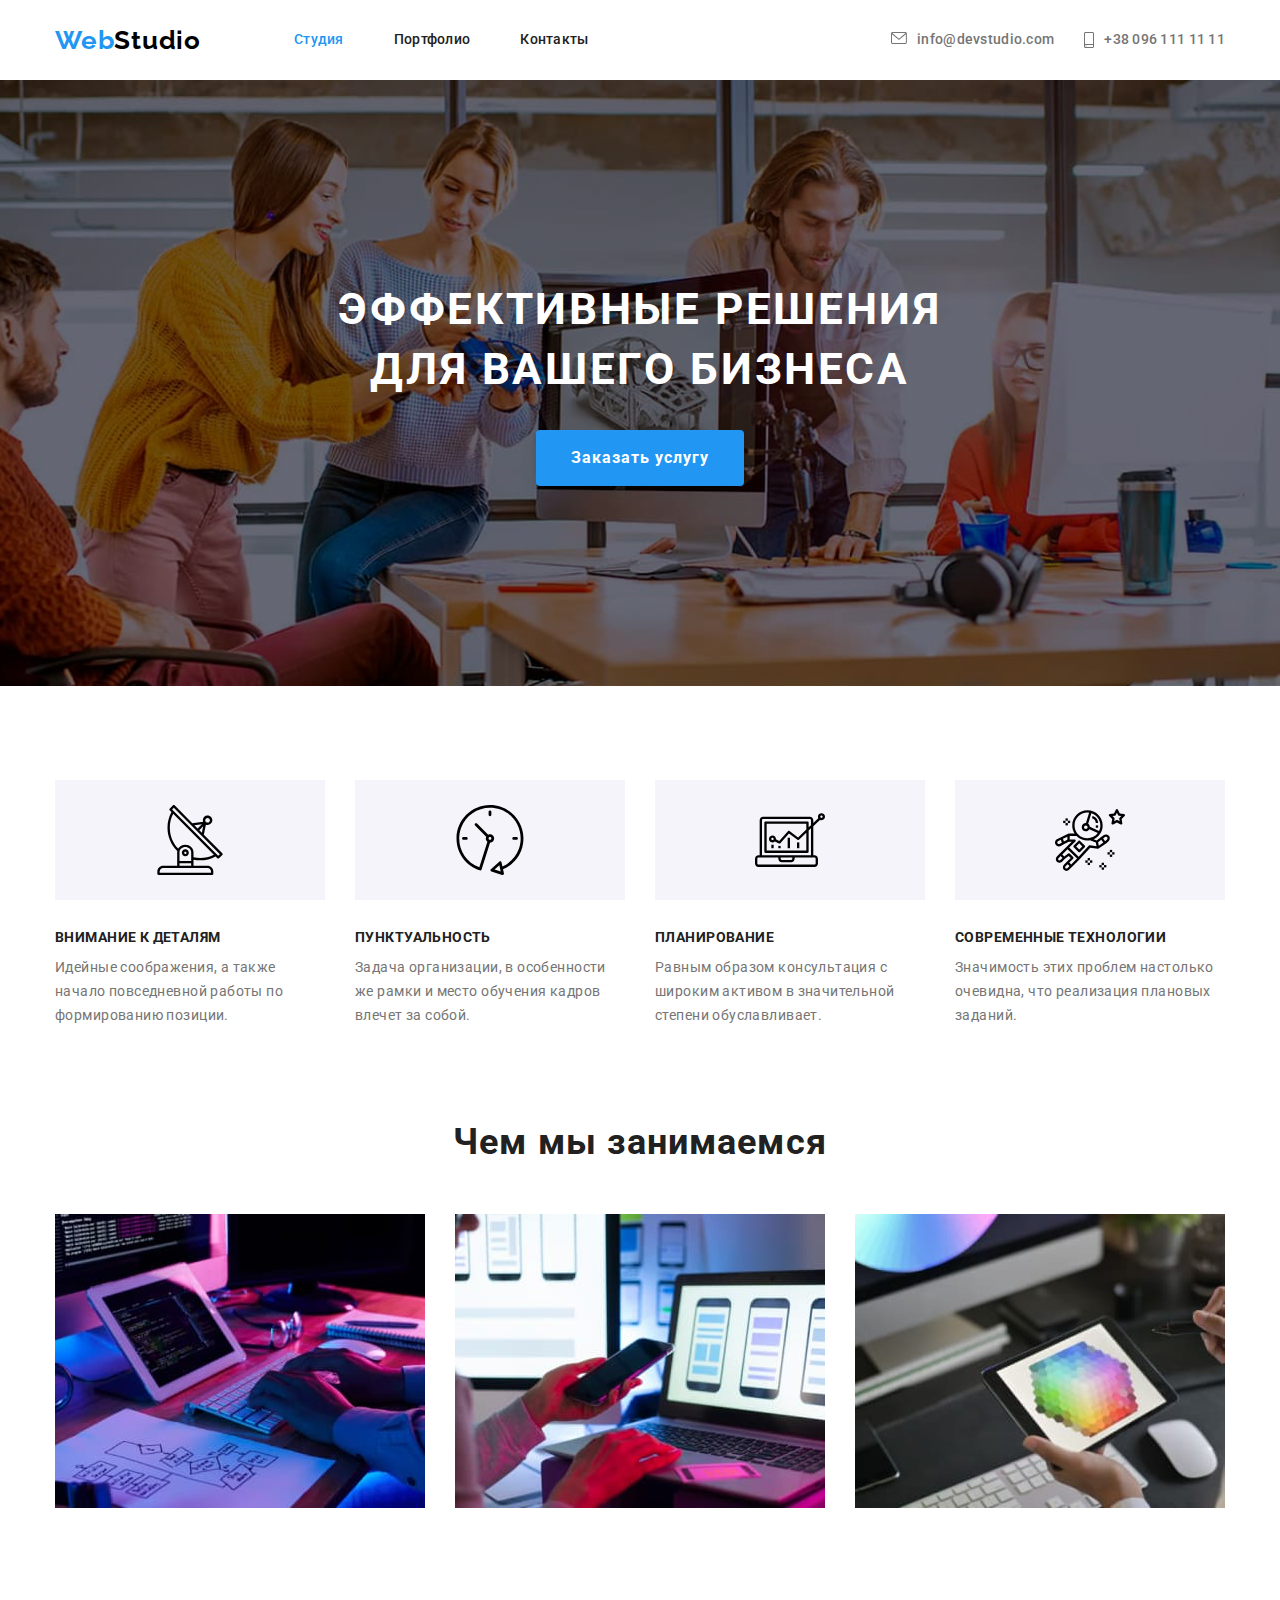
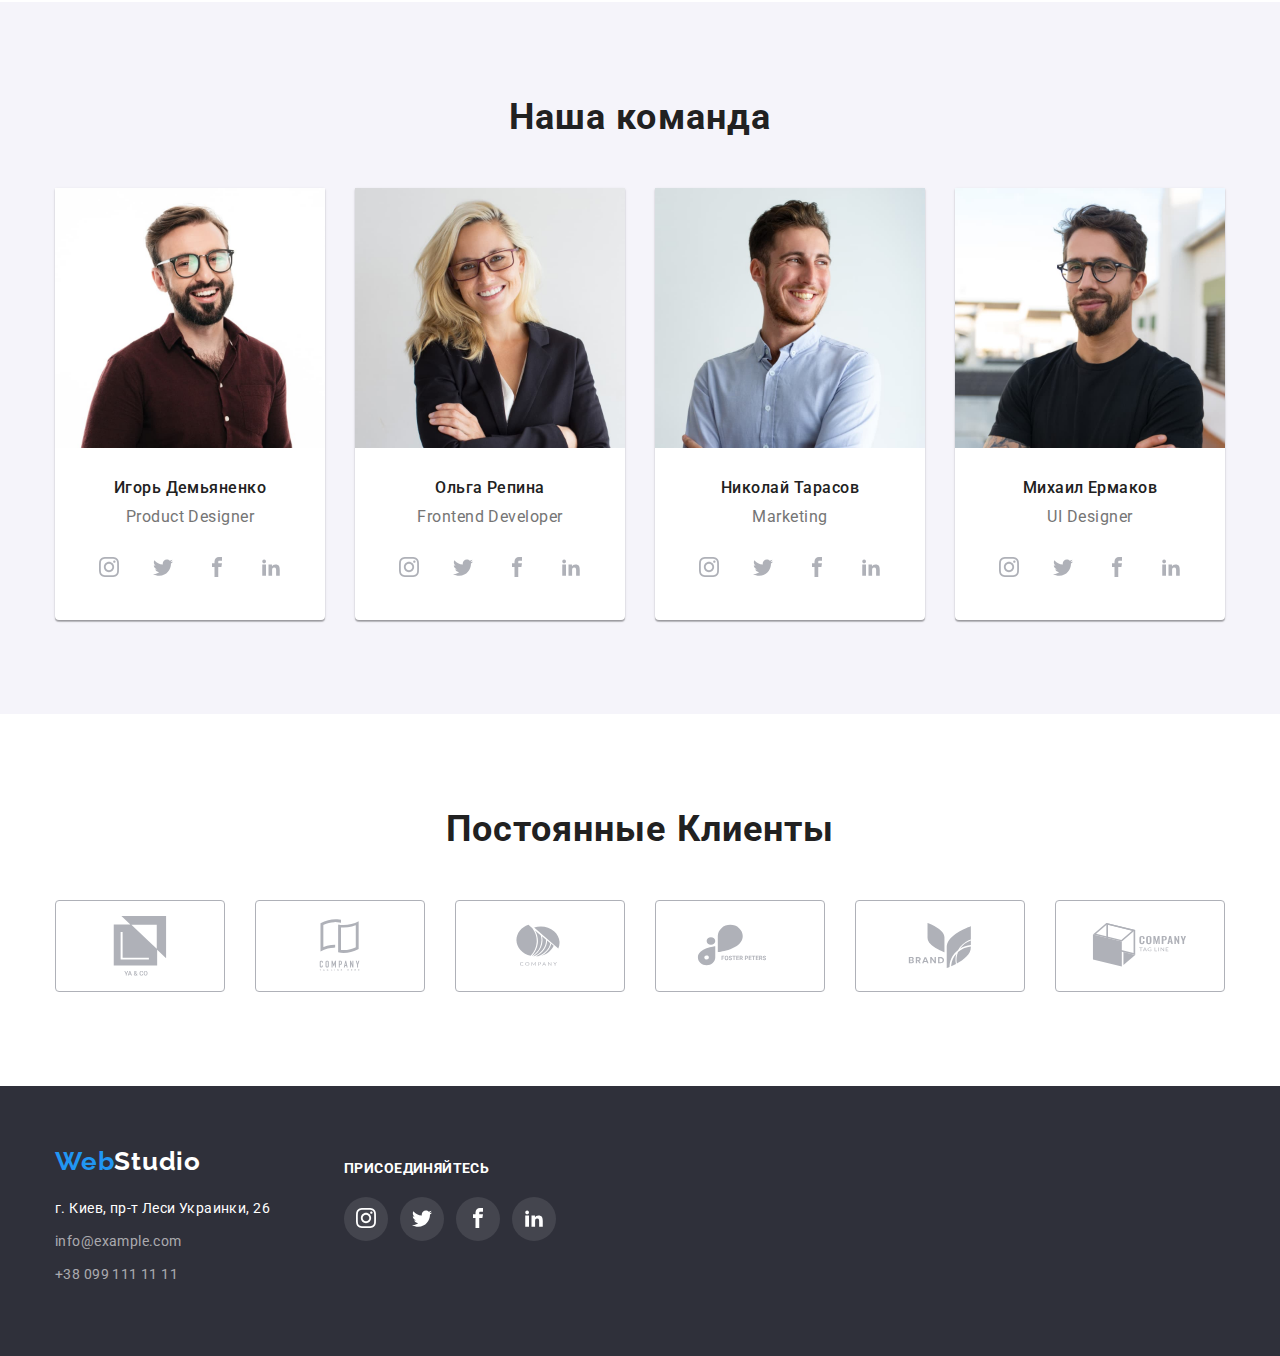
<file: index.html>
<!DOCTYPE html>
<html lang="ru">
<head>
    <meta charset="UTF-8">
    <meta http-equiv="X-UA-Compatible" content="IE=edge">
    <meta name="viewport" content="width=device-width, initial-scale=1.0">
    <title>Студия</title>
<link rel="preconnect" href="https://fonts.googleapis.com">
<link rel="preconnect" href="https://fonts.gstatic.com" crossorigin>
<link href="https://fonts.googleapis.com/css2?family=Raleway:wght@700&family=Roboto:wght@400;500;700;900&display=swap"
    rel="stylesheet">
<link rel="stylesheet" href="https://cdnjs.cloudflare.com/ajax/libs/modern-normalize/1.1.0/modern-normalize.min.css">
    <link rel="stylesheet" href="css/styles.css">
</head>
<body>
    <header>
        <!--верхняя строка-->
        <div class="container main-nav">
            <a href=""class="logo link"><span class="logo-one">Web</span><span class="logo-two">Studio</span></a>
       <nav>
           <ul class="site-nav list">
            <li class="item">
                <a class="link-pr current" href ="index.html">Студия</a>
            </li>
            <li class="item">
                <a class="link-pr" href="portfolio.html">Портфолио</a>
            </li>
            <li class="item">
                <a class="link-pr" href=""> Контакты</a>
            </li>
        </ul>
       </nav>
            <div class="contact-line">
                <a class="contact item link " href="mailto:info@devstudio.com">
                    <svg class="icon-email" >
                        <use class="" href="./images/sprite.svg#icon-envelope" width="16" height="12"></use>
                    </svg>info@devstudio.com
                </a>
                <a class="contact link " href="tel:+380961111111">
                    <svg class="icon-tel">
                    <use class="" href="./images/sprite.svg#icon-smartphone" width="10" height="16"></use>
                    </svg> +38 096 111 11 11
                </a>
            </div>
    </div>
    </header>
    <main>
        <section class="servis">
            <!--Шапка-->
            <h1 ><span class="servis-text">Эффективные решения</span><span class="servis-text"> для вашего бизнеса</span></h1>
            <button class="servis-button" type="button">Заказать услугу</button>
        </section>
        <section class="feature">
            <!--Особенности-->
            <div class="container">
                <ul class="peculiarities list">
                    <li class="icon-item">
                      <div class="icon-sector">
                        <svg class="icon link">
                            <use href="./images/sprite.svg#icon-antenna-1" width="70" height="70"></use>
                        </svg>
                       </div>

                        <h3 class="peculiarities-titl">Внимание к деталям</h3>
                        <p class="peculiarities-text">Идейные соображения, а также начало повседневной работы по формированию позиции.</p>
                    </li>
                    <li class="icon-item">
                        <div class="icon-sector">
                            <svg class="icon link">
                                <use href="./images/sprite.svg#icon-clock-1" width="70" height="70"></use>
                            </svg>
                        </div>
                        
                        <h3 class="peculiarities-titl">Пунктуальность</h3>
                        <p class="peculiarities-text">Задача организации, в особенности же рамки и место обучения кадров влечет за собой.</p>
                    </li>
                    <li class="icon-item">
                        <div class="icon-sector">
                            <svg class="icon link">
                                <use href="./images/sprite.svg#icon-diagram-1" width="70" height="70"></use>
                            </svg>
                        </div>
                        <h3 class="peculiarities-titl">Планирование</h3>
                        <p class="peculiarities-text">Равным образом консультация с широким активом в значительной степени обуславливает.</p>
                    </li>
                    <li class="icon-item">
                        <div class="icon-sector">
                            <svg class="icon link">
                                <use href="./images/sprite.svg#icon-astronaut-1" width="70" height="70"></use>
                            </svg>
                        </div>
                        <h3 class="peculiarities-titl">Современные технологии</h3>
                        <p class="peculiarities-text">Значимость этих проблем настолько очевидна, что реализация плановых заданий.</p>
                    </li>
                </ul>
            </div>
        </section>
        <section>
                <!--Чем мы занимаемся-->
                <h2 class="headlines container">Чем мы занимаемся</h2>
                <div  class="img-section">
                    <ul class="main-img container list">
                        <li class="item">
                            <img src="images/img1.jpg" alt="програмирование" width="370" height="294" />
                        </li>
                        <li class="item">
                            <img src="images/img2.jpg" alt="мобильное адаптирование" width="370" height="294" />
                        </li>
                        <li class="item">
                            <img src="images/img3.jpg" alt="web-дизайн" width="370" height="294" />
                        </li>
                    </ul>
                </div>
        </section>
        <section class="bacground-section">
            <!--Наша команда-->
                <div class="container">
                    <h2 class="headlines">Наша команда</h2>
                        <ul class="team-main-img list">
                            <li class="item">
                                <img src="images/card1.jpg"alt="Игорь Демьяненко"width="270" height="260">
                                <div class="team-groop">
                                    <h3 class="team-titl">Игорь Демьяненко</h3>
                                    <p class="team-text">Product Designer</p>
                                    <div class="social-list">
                                        <ul class="social-list list">
                                            <li class="social-list-item">
                                                <a class="social-list-link" href="">
                                                    <svg class="social-list-icon">
                                                        <use href="./images/sprite.svg#icon-instagram" width="20" height="20"></use>
                                                    </svg>
                                                </a>
                                            </li>
                                            <li class="social-list-item">
                                                <a class="social-list-link" href="">
                                                    <svg class="social-list-icon">
                                                        <use href="./images/sprite.svg#icon-twitter" width="20" height="20"></use>
                                                    </svg>
                                                </a>
                                            </li>
                                            <li class="social-list-item">
                                                <a class="social-list-link" href="">
                                                    <svg class="social-list-icon">
                                                        <use href="./images/sprite.svg#icon-facebook"width="20" height="20"></use>
                                                    </svg>
                                                </a>
                                            </li>
                                            <li class="social-list-item">
                                                <a class="social-list-link" href="">
                                                    <svg class="social-list-icon">
                                                        <use href="./images/sprite.svg#icon-linkedin" width="20" height="20"></use>
                                                    </svg>
                                                </a>
                                            </li>
                                        </ul>
                                    </div>
                                </div>
                            </li>
                            <li class="item">     
                                <img src="images/card2.jpg"alt="Ольга Репина" width="270" height="260">
                                <div class="team-groop">
                                    <h3 class="team-titl">Ольга Репина</h3>
                                    <p class="team-text">Frontend Developer</p>
                                    <div class="social-list">
                                        <ul class="social-list list">
                                            <li class="social-list-item">
                                                <a class="social-list-link" href="">
                                                    <svg class="social-list-icon">
                                                        <use href="./images/sprite.svg#icon-instagram" width="20" height="20"></use>
                                                    </svg>
                                                </a>
                                            </li>
                                            <li class="social-list-item">
                                                <a class="social-list-link" href="">
                                                    <svg class="social-list-icon">
                                                        <use href="./images/sprite.svg#icon-twitter" width="20" height="20"></use>
                                                    </svg>
                                                </a>
                                            </li>
                                            <li class="social-list-item">
                                                <a class="social-list-link" href="">
                                                    <svg class="social-list-icon">
                                                        <use href="./images/sprite.svg#icon-facebook" width="20" height="20"></use>
                                                    </svg>
                                                </a>
                                            </li>
                                            <li class="social-list-item">
                                                <a class="social-list-link" href="">
                                                    <svg class="social-list-icon">
                                                        <use href="./images/sprite.svg#icon-linkedin" width="20" height="20"></use>
                                                    </svg>
                                                </a>
                                            </li>
                                        </ul>
                                    </div>
                                </div>
                            </li>
                            <li class="item">            
                                <img src="images/card3.jpg" alt="Николай Тарасов" width="270" height="260">
                                <div class="team-groop">
                                    <h3 class="team-titl">Николай Тарасов</h3>
                                    <p class="team-text">Marketing</p>
                                    <div class="social-list">
                                        <ul class="social-list list">
                                            <li class="social-list-item">
                                                <a class="social-list-link" href="">
                                                    <svg class="social-list-icon">
                                                        <use href="./images/sprite.svg#icon-instagram" width="20" height="20"></use>
                                                    </svg>
                                                </a>
                                            </li>
                                            <li class="social-list-item">
                                                <a class="social-list-link" href="">
                                                    <svg class="social-list-icon">
                                                        <use href="./images/sprite.svg#icon-twitter" width="20" height="20"></use>
                                                    </svg>
                                                </a>
                                            </li>
                                            <li class="social-list-item">
                                                <a class="social-list-link" href="">
                                                    <svg class="social-list-icon">
                                                        <use href="./images/sprite.svg#icon-facebook" width="20" height="20"></use>
                                                    </svg>
                                                </a>
                                            </li>
                                            <li class="social-list-item">
                                                <a class="social-list-link" href="">
                                                    <svg class="social-list-icon">
                                                        <use href="./images/sprite.svg#icon-linkedin" width="20" height="20"></use>
                                                    </svg>
                                                </a>
                                            </li>
                                        </ul>
                                    </div>
                                </div>
                            </li>
                            <li class="item">
                                <img src="images/card4.jpg"alt="Михаил Ермаков"width="270" height="260">
                                <div class="team-groop">
                                    <h3 class="team-titl">Михаил Ермаков</h3>
                                    <p class="team-text">UI Designer</p>
                                    <div class="social-list">
                                        <ul class="social-list list">
                                            <li class="social-list-item">
                                                <a class="social-list-link" href="">
                                                    <svg class="social-list-icon">
                                                        <use href="./images/sprite.svg#icon-instagram" width="20" height="20"></use>
                                                    </svg>
                                                </a>
                                            </li>
                                            <li class="social-list-item">
                                                <a class="social-list-link" href="">
                                                    <svg class="social-list-icon">
                                                        <use href="./images/sprite.svg#icon-twitter" width="20" height="20"></use>
                                                    </svg>
                                                </a>
                                            </li>
                                            <li class="social-list-item">
                                                <a class="social-list-link" href="">
                                                    <svg class="social-list-icon">
                                                        <use href="./images/sprite.svg#icon-facebook" width="20" height="20"></use>
                                                    </svg>
                                                </a>
                                            </li>
                                            <li class="social-list-item">
                                                <a class="social-list-link" href="">
                                                    <svg class="social-list-icon">
                                                        <use href="./images/sprite.svg#icon-linkedin" width="20" height="20"></use>
                                                    </svg>
                                                </a>
                                            </li>
                                        </ul>
                                    </div>
                                </div>
                            </li>
                            </ul>
                </div>
        </section>
        <section>
            <!-- Clients -->
        <div class="container">
            <h2 class="headlines ">Постоянные Клиенты</h2>
                <ul class="company list">
                    
                    <li class="company-item">
                        <div class="company-sector">
                        <a class="company-list-link" href="">
                            <svg class="company-icon">
                                <use href="./images/sprite.svg#icon-company-1" width="106" height="60">
                    
                                </use>
                            </svg>
                        </a>
                        </div>
                    </li>
                    
                    <li class="company-item">
                        <a class="company-list-link" href="">
                            <svg class="company-icon">
                                <use href="./images/sprite.svg#icon-company-2" width="106" height="60">
                    
                                </use>
                            </svg>
                        </a>
                    </li>
                    <li class="company-item">
                        <a class="company-list-link" href="">
                            <svg class="company-icon">
                                <use  href="./images/sprite.svg#icon-company-3" width="106" height="60">
                    
                                </use>
                            </svg>
                        </a>
                    </li>
                    <li class="company-item">
                        <a class="company-list-link" href="">
                            <svg class="company-icon">
                                <use  href="./images/sprite.svg#icon-company-4" width="106" height="60">
                    
                                </use>
                            </svg>
                        </a>
                    </li>
                    <li class="company-item">
                        <a class="company-list-link" href="">
                            <svg class="company-icon">
                                <use href="./images/sprite.svg#icon-company-5" width="106" height="60">
                    
                                </use>
                            </svg>
                        </a>
                    </li>
                    <li class="company-item">
                        <a class="company-list-link" href="">
                            <svg class="company-icon">
                                <use href="./images/sprite.svg#icon-company-6" width="106" height="60">

                                </use>
                            </svg>
                        </a>
                    </li>
                </ul>
            </div>
        </section>
    </main>
    <footer >
        <div class="footer container">
            <div class="footer-item">
                    <!--Подвал-->
                <a href="" class="logo link"><span class="logo-one">Web</span><span class="logo-two-footer">Studio</span></a>
                <address>
                    <p class="addres">г. Киев, пр-т Леси Украинки, 26</p>
                    <a class="address-contact link" href="mailto:info@example.com">info@example.com</a>
                    <a class="address-contact link" href="tel:+380991111111">+38 099 111 11 11</a>
                 </address>
            </div>
    
            <div class="footer-item ">
                <h2 class="footer-title">Присоединяйтесь</h3>
                <ul class="footer-social list">
                    <li class="footer-social-list-item">
                        <a class="footer-social-list-link" href="">
                            <svg class="footer-social-list-icon">
                                <use href="./images/sprite.svg#icon-instagram" width="20" height="20">

                                </use>
                            </svg>
                        </a>
                    </li>
                    <li class="footer-social-list-item">
                        <a class="footer-social-list-link"href="">
                            <svg class="footer-social-list-icon">
                                <use href="./images/sprite.svg#icon-twitter" width="20" height="20">
                    
                                </use>
                            </svg>
                        </a>
                    </li>
                    <li class="footer-social-list-item">
                        <a class="footer-social-list-link" href="">
                            <svg class="footer-social-list-icon">
                                <use href="./images/sprite.svg#icon-facebook" width="20" height="20">
                    
                                </use>
                            </svg>
                        </a>
                    </li>
                    <li class="footer-social-list-item">
                        <a class="footer-social-list-link" href="">
                            <svg class="footer-social-list-icon">
                                <use class="" href="./images/sprite.svg#icon-linkedin" width="20" height="20">
                    
                                </use>
                            </svg>
                        </a>
                    </li>
                </ul>
            </div>
    </div>
    </footer>
</body>
</html>
</file>
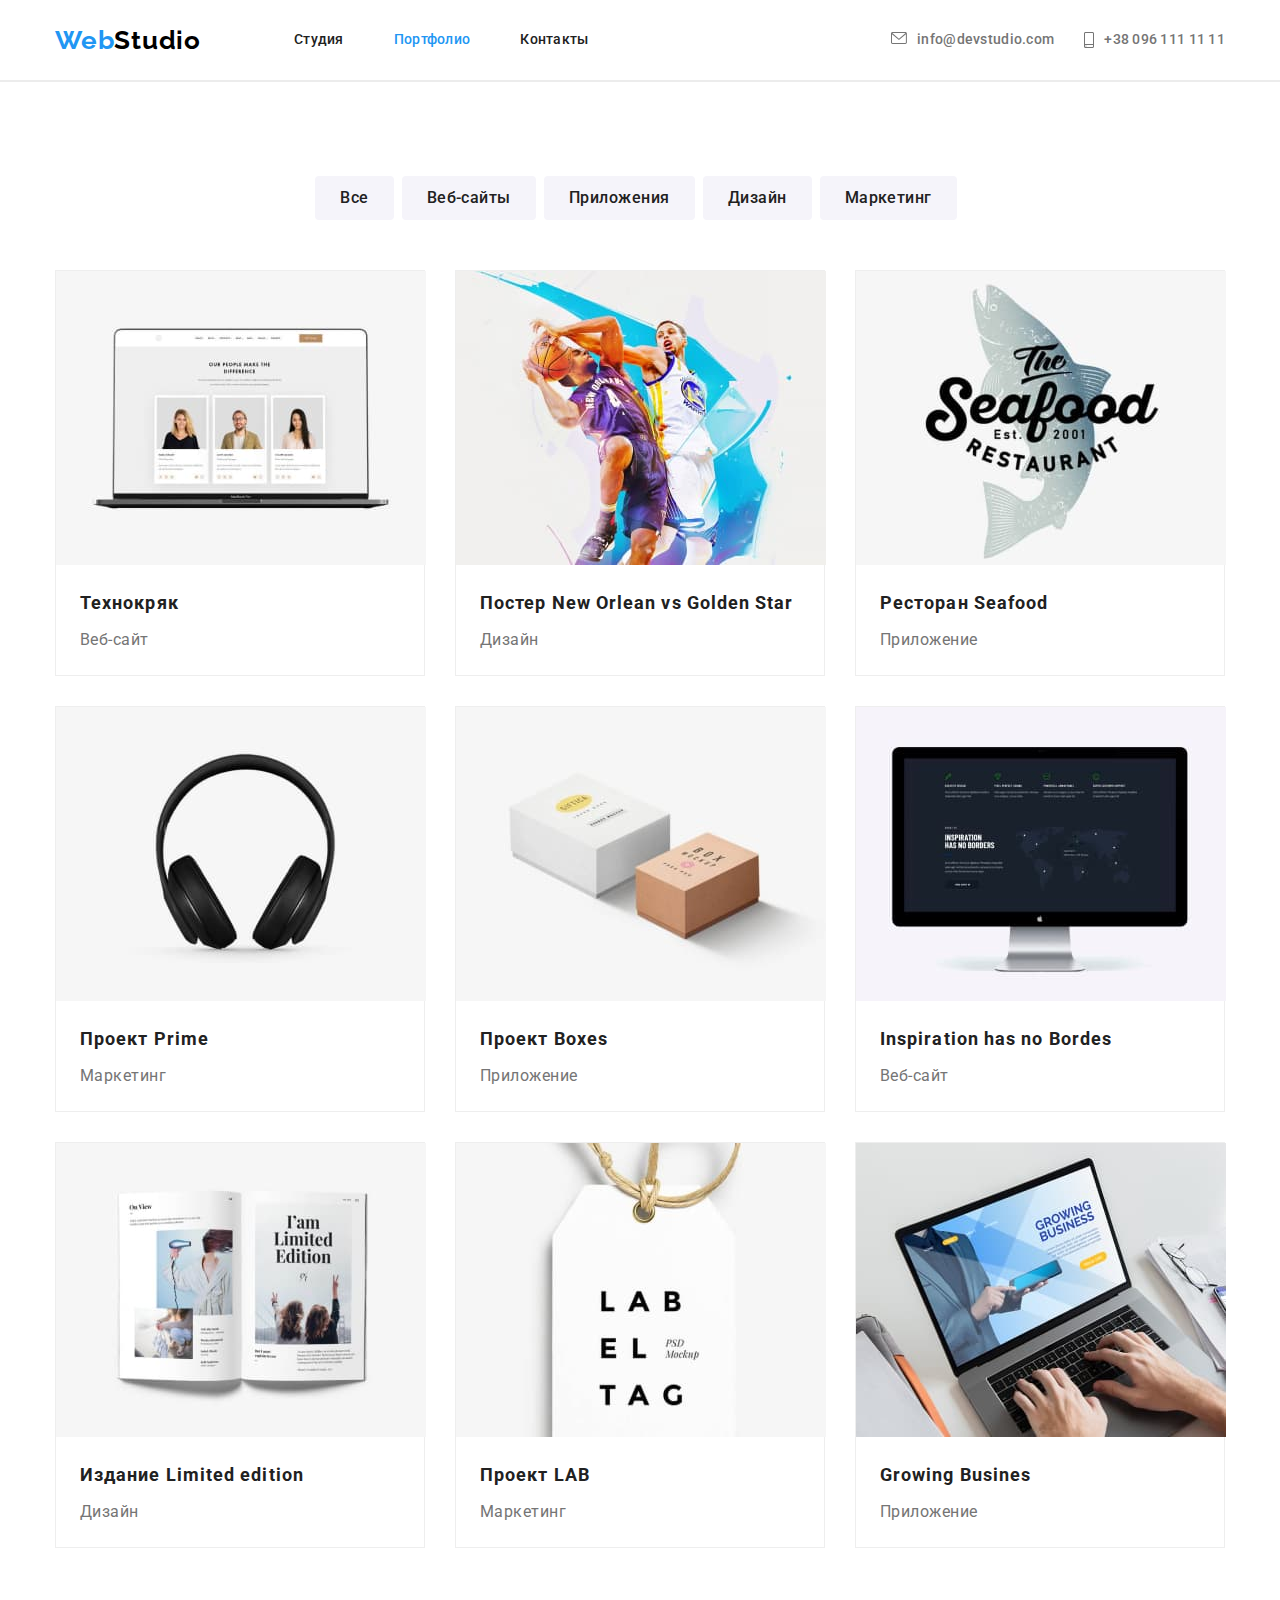
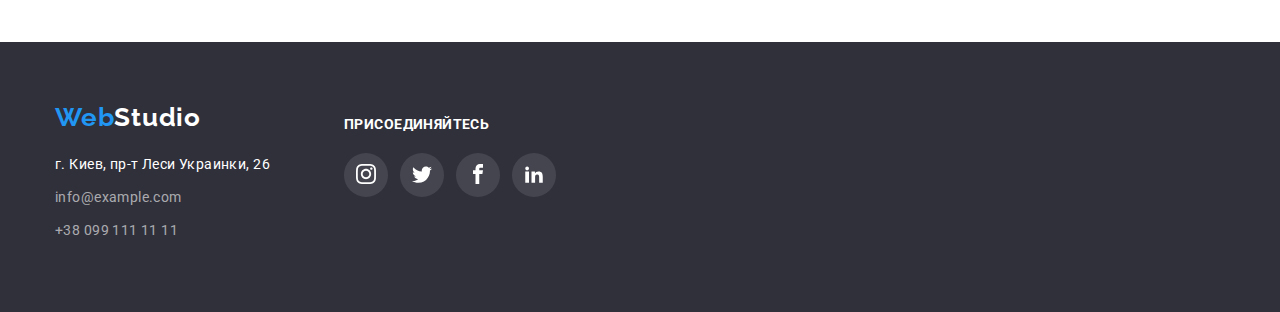
<file: portfolio.html>
<!DOCTYPE html>
<html lang="ru">
<head>
    <meta charset="UTF-8">
    <meta http-equiv="X-UA-Compatible" content="IE=edge">
    <meta name="viewport" content="width=device-width, initial-scale=1.0">
    <title>Портфолио</title>
    <link rel="preconnect" href="https://fonts.googleapis.com">
    <link rel="preconnect" href="https://fonts.gstatic.com" crossorigin>
    <link href="https://fonts.googleapis.com/css2?family=Raleway:wght@700&family=Roboto:wght@400;500;700;900&display=swap"
        rel="stylesheet">
        <link rel="stylesheet" href="https://cdnjs.cloudflare.com/ajax/libs/modern-normalize/1.1.0/modern-normalize.min.css">
    <link rel="stylesheet" href="css/styles.css">
</head>
<body>
    <header>
        <!--верхняя строка-->
    <div class="container main-nav"><a href=""class="logo link"><span class="logo-one">Web</span><span class="logo-two">Studio</span></a>
    <nav >
        <ul class="site-nav list">
            <li class="item">
                <a class="link-pr" href="index.html">Студия</a>
            </li>
            <li class="item">
                <a class="link-pr current" href="portfolio.html">Портфолио</a>
            </li>
            <li class="item">
                <a class="link-pr" href="">Контакты</a>
            </li>
        </ul>
    </nav>
        <div class="contact-line">
            <a class="contact item link " href="mailto:info@devstudio.com">
                <svg class="icon-email">
                    <use class="" href="./images/sprite.svg#icon-envelope" width="16" height="12"></use>
                </svg>info@devstudio.com
            </a>
            <a class="contact link " href="tel:+380961111111">
                <svg class="icon-tel">
                    <use class="" href="./images/sprite.svg#icon-smartphone" width="10" height="16"></use>
                </svg> +38 096 111 11 11
            </a>
        </div>
    </div>
    <div class="border">
    
    </div>
    </header>
    <main>
        <section>
            <div class="container">
                <!--Конопки навигации-->
                <div class="button-navigation">
                    <ul class="button list">
                        <li  class="item">
                            <button class="portfolio-button " type="button">Все</button>
                        </li>
                        <li class="item">
                            <button class="portfolio-button" type="button">Веб-сайты</button>
                        </li>
                        <li class="item">
                            <button class="portfolio-button" type="button">Приложения</button>
                        </li>
                        <li class="item">
                            <button class="portfolio-button" type="button">Дизайн</button>
                        </li>
                        <l class="item"i>
                            <button class="portfolio-button" type="button">Маркетинг</button>
                        </li>
                    </ul>
                </div>
            <!--Проекты-->
                <ul class="project list">
                    <li class="project-element">
                        <a href="">
                        <img src="images/project1.jpg" alt="Технокряк" width="370" height="294px" /></a>
                            <div class="project-groop">
                                <h3 class="project-titl">Технокряк</h3>
                                <p class="project-text">Веб-сайт</p>
                            </div>
                    </li>
                    <li class="project-element">
                        <a href="">
                        <img src="images/project2.jpg" alt="Постер New Orlean vs Golden Star" width="370" height="294px"  /></a>
                            <div class="project-groop">
                                <h3 class="project-titl">Постер New Orlean vs Golden Star</h3>
                                <p class="project-text">Дизайн</p>
                            </div>
                    </li>
                    <li class="project-element">
                        <a href="">
                        <img src="images/project3.jpg" alt="Ресторан Seafood" width="370" height="294px" /></a>
                            <div class="project-groop">
                                <h3 class="project-titl">Ресторан Seafood</h3>
                                <p class="project-text">Приложение</p>
                            </div>
                    </li>
                    <li class="project-element">
                        <a href="">
                        <img src="images/project4.jpg" alt="Проект Prime" width="370" height="294px" /></a>
                            <div class="project-groop">
                                <h3 class="project-titl">Проект Prime</h3>
                                <p class="project-text">Маркетинг</p>
                            </div>
                    </li>
                    <li class="project-element">
                        <a href="">
                        <img src="images/project5.jpg" alt="Проект Boxes" width="370" height="294px" /></a>
                            <div class="project-groop">
                                <h3 class="project-titl">Проект Boxes</h3>
                                <p class="project-text">Приложение</p>
                            </div>
                    </li>
                    <li class="project-element">
                        <a href="">
                        <img src="images/project6.jpg" alt="Inspiration has no Bordes" width="370" height="294px" /></a>
                            <div class="project-groop">
                                <h3 class="project-titl">Inspiration has no Bordes</h3>
                                <p class="project-text">Веб-сайт</p>
                            </div>
                    </li>
                    <li class="project-element">
                        <a href="">
                        <img src="images/project7.jpg" alt="Издание Limited edition" width="370" height="294px" /></a>
                            <div class="project-groop">
                                <h3 class="project-titl">Издание Limited edition</h3>
                                <p class="project-text">Дизайн</p>
                            </div>
                    </li>
                    <li class="project-element">
                        <a href="">
                        <img src="images/project8.jpg" alt="Проект LAB" width="370" height="294px" /></a>
                            <div class="project-groop">
                                <h3 class="project-titl">Проект LAB</h3>
                                <p class="project-text">Маркетинг</p>
                            </div>
                    </li>
                    <li class="project-element">
                        <a href="">
                        <img src="images/project9.jpg" alt="Growing Busines" width="370" height="294px" /></a>
                            <div class="project-groop">
                                <h3 class="project-titl">Growing Busines</h3>
                                <p class="project-text">Приложение</p>
                            </div>
                    </li>
                </ul>
            </div>
        </section>
    </main>
    <footer>
        <div class="footer container">
            <div class="footer-item">
                <!--Подвал-->
                <a href="" class="logo link"><span class="logo-one">Web</span><span
                        class="logo-two-footer">Studio</span></a>
                <address>
                    <p class="addres">г. Киев, пр-т Леси Украинки, 26</p>
                    <a class="address-contact link" href="mailto:info@example.com">info@example.com</a>
                    <a class="address-contact link" href="tel:+380991111111">+38 099 111 11 11</a>
                </address>
            </div>
    
            <div class="footer-item ">
                <h2 class="footer-title">Присоединяйтесь</h3>
                    <ul class="footer-social list">
                        <li class="footer-social-list-item">
                            <a class="footer-social-list-link" href="">
                                <svg class="footer-social-list-icon">
                                    <use href="./images/sprite.svg#icon-instagram" width="20" height="20">
    
                                    </use>
                                </svg>
                            </a>
                        </li>
                        <li class="footer-social-list-item">
                            <a class="footer-social-list-link" href="">
                                <svg class="footer-social-list-icon">
                                    <use href="./images/sprite.svg#icon-twitter" width="20" height="20">
    
                                    </use>
                                </svg>
                            </a>
                        </li>
                        <li class="footer-social-list-item">
                            <a class="footer-social-list-link" href="">
                                <svg class="footer-social-list-icon">
                                    <use href="./images/sprite.svg#icon-facebook" width="20" height="20">
    
                                    </use>
                                </svg>
                            </a>
                        </li>
                        <li class="footer-social-list-item">
                            <a class="footer-social-list-link" href="">
                                <svg class="footer-social-list-icon">
                                    <use class="" href="./images/sprite.svg#icon-linkedin" width="20" height="20">
    
                                    </use>
                                </svg>
                            </a>
                        </li>
                    </ul>
            </div>
        </div>
    </footer>
    </body>
    
    </html>
</file>
<file: css/styles.css>
:root {
  --primary-font-family: "Roboto", sans-serif;
  --secondary-font-family: "Raleway", sans-serif;
  --color-text: #000000;
  --background-color: #ffffff;
  --second-background: #2f303a;
  --focus-color: #2196f3;
  --secondary-color: #757575;
  --color-title: #212121;
}
h1,
h2,
h3,
h4,
h5,
h6,
p {
  margin-top: 0;
  margin-bottom: 0;
}
ul,
ol {
  margin-top: 0;
  margin-bottom: 0;
  padding-left: 0;
}
img {
  display: block;
}
.container {
  width: 1200px;
  padding-left: 15px;
  padding-right: 15px;
  margin-left: auto;
  margin-right: auto;
}
section {
  padding-top: 94px;
  padding-bottom: 94px;
}
.list {
  color: var(--color-text);
  list-style-type: none;
}
.link {
  text-decoration: none;
}
body {
  background-color: var(--background-color);
  color: var(--color-text);
  font-family: var(--primary-font-family);
}
.main-nav {
  display: flex;
  align-items: center;
}
.logo {
  font-family: var(--secondary-font-family);
  font-style: normal;
  font-weight: bold;
  font-size: 26px;
  line-height: 1.19;
  /* identical to box height */
  letter-spacing: 0.03em;
}
.logo-one {
  color: #2196f3;
}
.logo-two {
  color: var(--color-text);
}
.logo-two-footer {
  color: #ffffff;
}
/*site nab */
.site-nav .current {
  color: var(--focus-color);
}

.site-nav {
  display: flex;
  margin-left: 93px;
}
.site-nav .item:not(:last-child) {
  margin-right: 50px;
}
.site-nav a {
  color: #212121;
  font-family: var(--primary-font-family);
  font-style: normal;
  font-weight: 500;
  font-size: 14px;
  line-height: 1.14;
  letter-spacing: 0.02em;

  text-decoration: none;
}
.site-nav a:hover,
.site-nav a:focus {
  color: var(--focus-color);
}
.link-pr {
  display: block;
  padding-top: 32px;
  padding-bottom: 32px;
}
.border {
  border: 1px solid #ececec;
}
.contact {
  display: flex;
  font-family: var(--primary-font-family);
  font-style: normal;
  font-weight: 500;
  font-size: 14px;
  line-height: 1.14;
  letter-spacing: 0.02em;

  color: var(--secondary-color);
}
.contact.item:not(:last-child) {
  margin-right: 30px;
}
.contact:hover,
.contact:focus {
  color: var(--focus-color);
}
.contact:hover .icon-email,
.contact:focus .icon-email {
  fill: var(--focus-color);
}
.contact:hover .icon-tel,
.contact:focus .icon-tel {
  fill: var(--focus-color);
}
.contact-line {
  display: flex;
  margin-left: auto;
}
.icon-email {
  display: block;
  width: 16px;
  height: 12px;
  margin-right: 10px;
  fill: var(--secondary-color);
}
.icon-tel {
  display: block;
  width: 10px;
  height: 16px;
  margin-right: 10px;
  fill: var(--secondary-color);
}
/*service*/
.servis {
  background-color: var(--second-background);
  text-align: center;

  padding-bottom: 200px;
  padding-top: 200px;

  background-image: linear-gradient(
      to top,
      rgba(0, 0, 0, 0.25),
      rgba(0, 0, 0, 0.25)
    ),
    url(../images/bcg.jpg);

  background-repeat: no-repeat;
  background-position: center;
  background-size: cover;
}
.servis-text {
  font-family: var(--primary-font-family);
  font-style: normal;
  font-weight: 900px;
  font-size: 44px;
  line-height: 1.36;
  letter-spacing: 0.06em;
  text-transform: uppercase;

  color: #ffffff;
  display: flex;
  flex-flow: column;
}
.servis-button {
  font-family: var(--primary-font-family);
  font-style: normal;
  font-weight: bold;
  font-size: 16px;
  line-height: 1.88;
  display: inline-block;
  letter-spacing: 0.06em;
  cursor: pointer;

  color: #ffffff;
  background: #2196f3;
  box-shadow: 0px 4px 4px rgba(0, 0, 0, 0.15);
  border-radius: 4px;
  border: solid transparent;

  margin-top: 30px;
  padding: 10px 32px;
  min-width: 200px;
}
.servis-button:hover,
.servis-button:focus {
  background: #188ce8;
  color: #ffffff;
  box-shadow: 0px 4px 4px rgba(0, 0, 0, 0.15);
  border-radius: 4px;
}
/*peculiarities*/
.feature {
  padding-bottom: 0px;
}
.peculiarities {
  display: flex;
}
.icon-item {
  min-width: 270px;
  min-height: 101px;
  margin-right: 30px;
  flex-basis: calc((100% - 120px) / 4);
}
.icon-sector {
  background-color: #f5f4fa;
  margin-bottom: 30px;

  min-width: 270px;
  min-height: 120px;
  display: flex;

  align-items: center;
  justify-content: center;
}
.icon {
  width: 70px;
  height: 70px;
}

.peculiarities .item:nth-child(4n) {
  margin-right: 0px;
}
.peculiarities-titl {
  font-family: var(--primary-font-family);
  font-style: normal;
  font-weight: bold;
  font-size: 14px;
  line-height: 1.14;
  letter-spacing: 0.03em;
  text-transform: uppercase;

  color: var(--color-title);

  margin-bottom: 10px;
}
.peculiarities-text {
  font-family: var(--primary-font-family);
  font-style: normal;
  font-weight: normal;
  font-size: 14px;
  line-height: 1.71;
  letter-spacing: 0.03em;

  color: var(--secondary-color);
}
.bacground-section {
  background: #f5f4fa;
}
.headlines {
  font-family: var(--primary-font-family);
  font-style: normal;
  font-weight: bold;
  font-size: 36px;
  line-height: 1.17;
  text-align: center;
  letter-spacing: 0.03em;

  color: var(--color-title);

  margin-bottom: 50px;
}
.main-img {
  display: flex;
}
.main-img .item {
  margin-right: 30px;
  width: 370px;
}
.main-img .item:nth-child(3n) {
  margin-right: 0px;
}
.img-section {
  justify-content: center;
}
/*team*/
.team-groop {
  padding-top: 30px;
  padding-bottom: 30px;
}
.team-main-img {
  display: flex;
}
.team-main-img .item {
  margin-right: 30px;

  background: #ffffff;

  box-shadow: 0px 1px 3px rgba(0, 0, 0, 0.12), 0px 1px 1px rgba(0, 0, 0, 0.14),
    0px 2px 1px rgba(0, 0, 0, 0.2);
  border-radius: 0px 0px 4px 4px;
}
.team-main-img .item:nth-child(4n) {
  margin-right: 0px;
}
.team-titl {
  font-family: var(--primary-font-family);
  font-style: normal;
  font-weight: 500;
  font-size: 16px;
  line-height: 1.19;
  text-align: center;
  letter-spacing: 0.03em;

  color: var(--color-title);
}
.team-text {
  font-family: var(--primary-font-family);
  font-style: normal;
  font-weight: normal;
  font-size: 16px;
  line-height: 1.19;
  text-align: center;
  letter-spacing: 0.03em;

  color: var(--secondary-color);

  margin-top: 10px;
}

.social-list {
  display: flex;
  padding-top: 10px;
  justify-content: space-around;
  align-items: center;
}
.social-list-item {
  justify-content: space-around;
  margin-left: 10px;
}
.social-list-item:first-child {
  margin-left: 0px;
}
.social-list-link {
  display: flex;

  justify-content: space-around;
  width: 44px;
  height: 44px;
  background-color: var(--background-color);
  border-radius: 50%;
}
.social-list-icon {
  width: 20px;
  height: 20px;
  margin-top: 11px;
  justify-content: space-around;
  align-items: center;
  fill: #afb1b8;
}

.social-list-link:hover,
.social-list-link:focus {
  background-color: var(--focus-color);
}

.social-list-link:hover .social-list-icon,
.social-list-link:focus .social-list-icon {
  fill: var(--background-color);
}
/*button*/
.button-navigation {
  justify-content: center;
}
.button {
  display: flex;

  margin-bottom: 50px;
  justify-content: center;
}
.button .item {
  margin-right: 8px;
}
.portfolio-button {
  color: var(--color-title);
  background-color: #f5f4fa;
  font-family: inherit;
  font-weight: 500;
  font-size: 16px;
  line-height: 1.62;

  text-align: center;
  letter-spacing: 0.03em;
  cursor: pointer;
  border: solid transparent;

  padding: 6px 22px;
  border-radius: 4px;
}
.portfolio-button:hover,
.portfolio-button:focus {
  color: #ffffff;
  background-color: #2196f3;
  box-sizing: border-box;
  box-shadow: 0px 1px 1px rgba(0, 0, 0, 0.12), 0px 4px 4px rgba(0, 0, 0, 0.06),
    1px 4px 6px rgba(0, 0, 0, 0.16);
}
.button-nav:focus,
.button-nav:hover {
  background-color: var(--focus-color);
  color: #ffffff;
  box-shadow: 0px 3px 1px rgba(0, 0, 0, 0.1), 0px 1px 2px rgba(0, 0, 0, 0.08),
    0px 2px 2px rgba(0, 0, 0, 0.12);
  border-radius: 4px;
}
/*projects*/
.project {
  display: flex;
  flex-wrap: wrap;
}
.project-element {
  width: 370px;
  margin-right: 30px;
  margin-bottom: 30px;

  background: #ffffff;
  border: 1px solid #eeeeee;
  box-sizing: border-box;
}
.project-element:focus,
.project-element:hover {
  box-sizing: border-box;
  box-shadow: 0px 1px 1px rgba(0, 0, 0, 0.12), 0px 4px 4px rgba(0, 0, 0, 0.06),
    1px 4px 6px rgba(0, 0, 0, 0.16);
}
.project-element:nth-child(3n) {
  margin-right: 0px;
}
.project-element:nth-last-child(-n + 3) {
  margin-bottom: 0px;
}
.project-groop {
  padding-top: 20px;
  padding-bottom: 20px;
  padding-left: 24px;
  padding-right: 24px;
}
.project-titl {
  font-family: var(--primary-font-family);
  font-style: normal;
  font-weight: bold;
  font-size: 18px;
  line-height: 2;
  letter-spacing: 0.06em;

  color: var(--color-title);

  padding-bottom: 4px;
}
.project-text {
  font-family: var(--primary-font-family);
  font-style: normal;
  font-weight: normal;
  font-size: 16px;
  line-height: 1.88;
  letter-spacing: 0.03em;

  color: var(--secondary-color);
}
/* Company */
.company {
  display: flex;
  width: 170px;
  height: 92px;
}
.company-sector {
  width: 170px;
  height: 92px;
  margin-right: 30px;
}
.company-item {
  min-width: 170px;
  min-height: 92px;
  margin-right: 30px;
  flex-basis: calc((100% - 92px) / 6);
}
.company-item:last-child {
  margin-right: 0px;
}
.company-list-link {
  display: flex;
  justify-content: center;
  align-items: center;
  fill: #afb1b8;
  border: 1px solid #afb1b8;
  border-radius: 4px;
  min-width: 170px;
  min-height: 92px;
}
.company-icon {
  fill: #afb1b8;
  width: 106px;
  height: 60px;
}
.company-list-link:focus,
.company-list-link:hover {
  border: 2px solid var(--focus-color);
  border-radius: 4px;
}
.company-list-link:focus .company-icon,
.company-list-link:hover .company-icon {
  fill: var(--focus-color);
}
/*footer*/
footer {
  display: flex;
  background-color: var(--second-background);
  padding-top: 60px;
  padding-bottom: 60px;
  white-space: nowrap;
}
.footer-item {
  white-space: normal;
  display: inline-block;
  vertical-align: top;
}
.footer-item:last-child {
  margin-left: 70px;
  margin-top: 15px;
}
.addres {
  font-family: var(--primary-font-family);
  font-style: normal;
  font-weight: normal;
  font-size: 14px;
  line-height: 1.71;
  letter-spacing: 0.03em;
  color: #ffffff;

  margin-top: 20px;
  margin-bottom: 9px;
}
.address-contact {
  font-family: var(--primary-font-family);
  font-style: normal;
  font-weight: normal;
  font-size: 14px;
  line-height: 1.71;
  letter-spacing: 0.03em;
  color: rgba(255, 255, 255, 0.6);

  display: flex;

  margin-bottom: 9px;
}
.address-contact:focus,
.address-contact:hover {
  color: var(--focus-color);
}
.footer-title {
  font-family: var(--primary-font-family);
  font-style: normal;
  font-weight: bold;
  font-size: 14px;
  line-height: 1.14;
  letter-spacing: 0.03em;
  text-transform: uppercase;

  color: #ffffff;

  margin-bottom: 20px;
}
.footer-social {
  display: inline-flex;
}
.footer-social-list {
  display: flex;
  padding-top: 10px;
  justify-content: space-around;
  align-items: center;
}
.footer-social-list-item {
  justify-content: space-around;
  margin-left: 12px;
}
.footer-social-list-item:first-child {
  margin-left: 0px;
}
.footer-social-list-link {
  display: flex;

  justify-content: space-around;
  width: 44px;
  height: 44px;
  background-color: rgb(255, 255, 255, 10%);
  border-radius: 50%;
}
.footer-social-list-icon {
  width: 20px;
  height: 20px;
  margin-top: 11px;
  justify-content: space-around;
  align-items: center;
  fill: var(--background-color);
}

.footer-social-list-link:hover,
.footer-social-list-link:focus {
  background-color: var(--focus-color);
}

.footer-social-list-link:hover .footer-social-list-icon,
.footer-social-list-link:focus .footer-social-list-icon {
  fill: var(--background-color);
}
</file>
